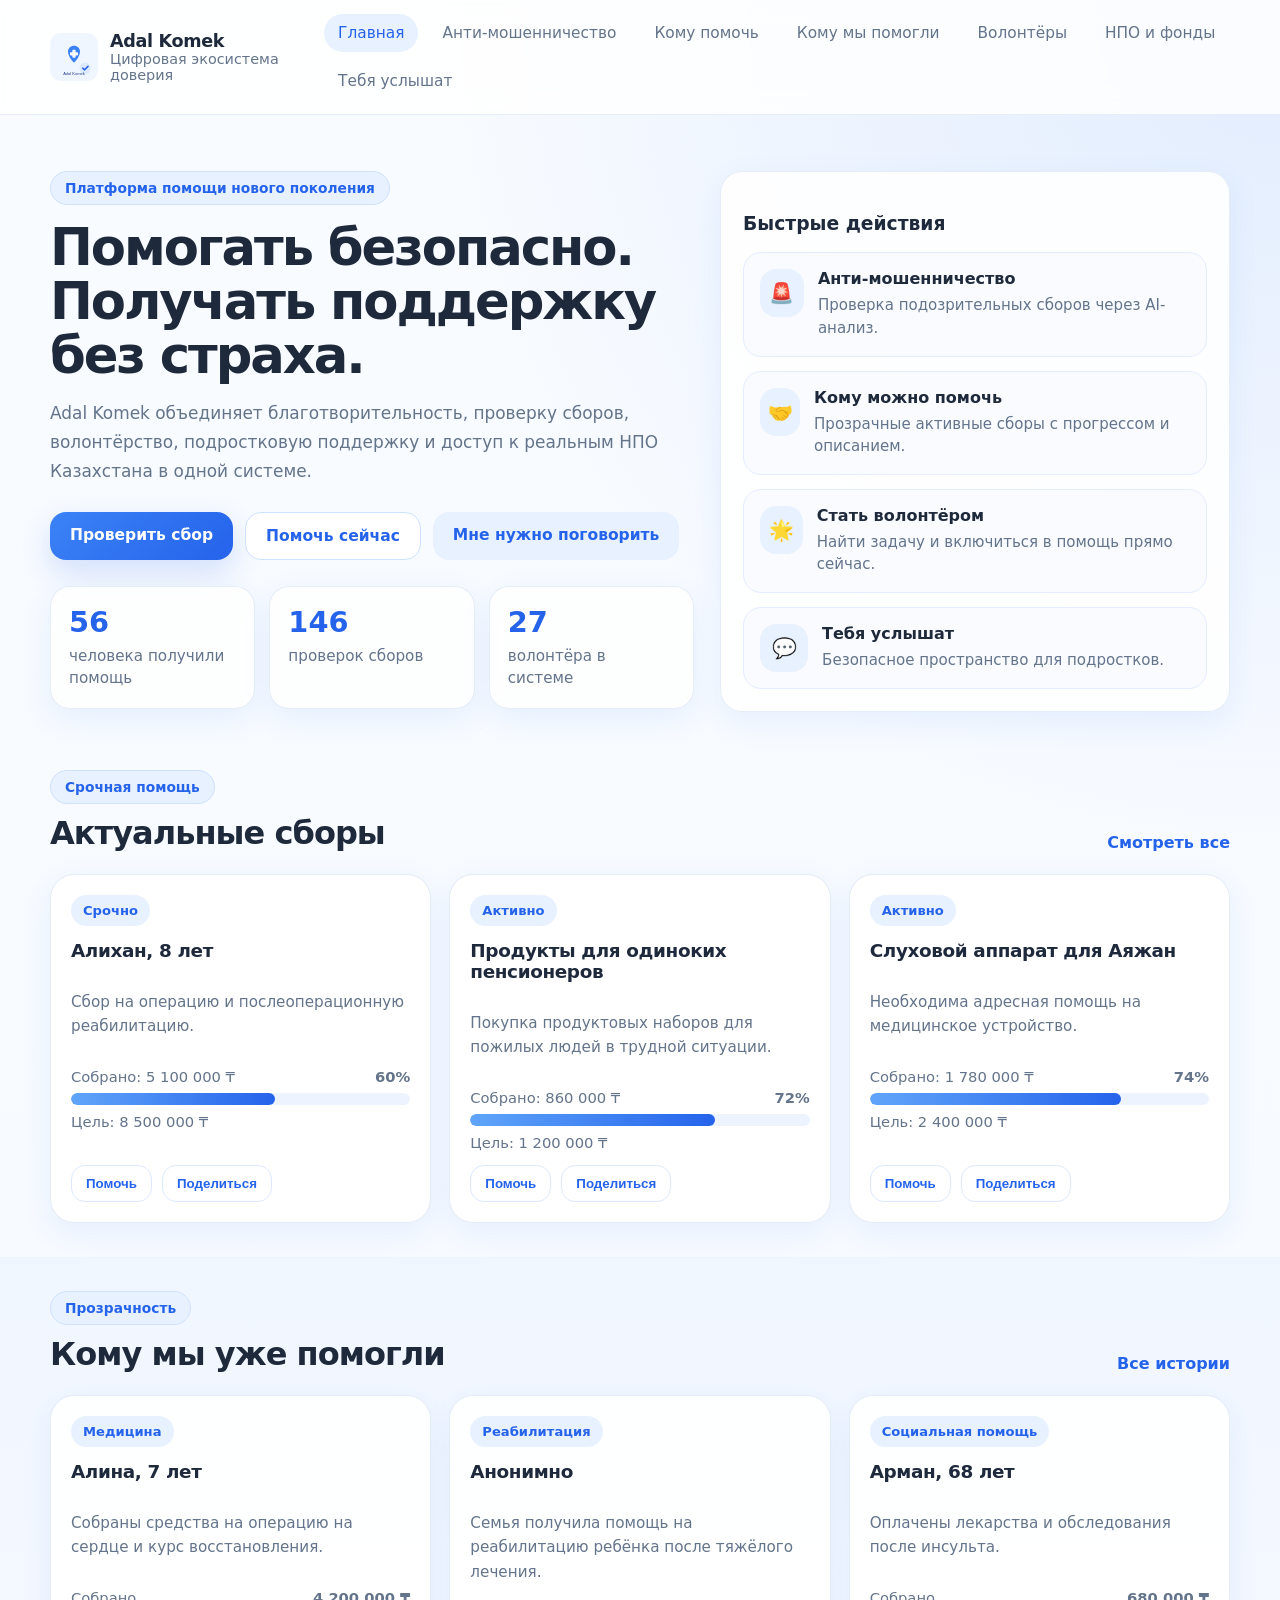
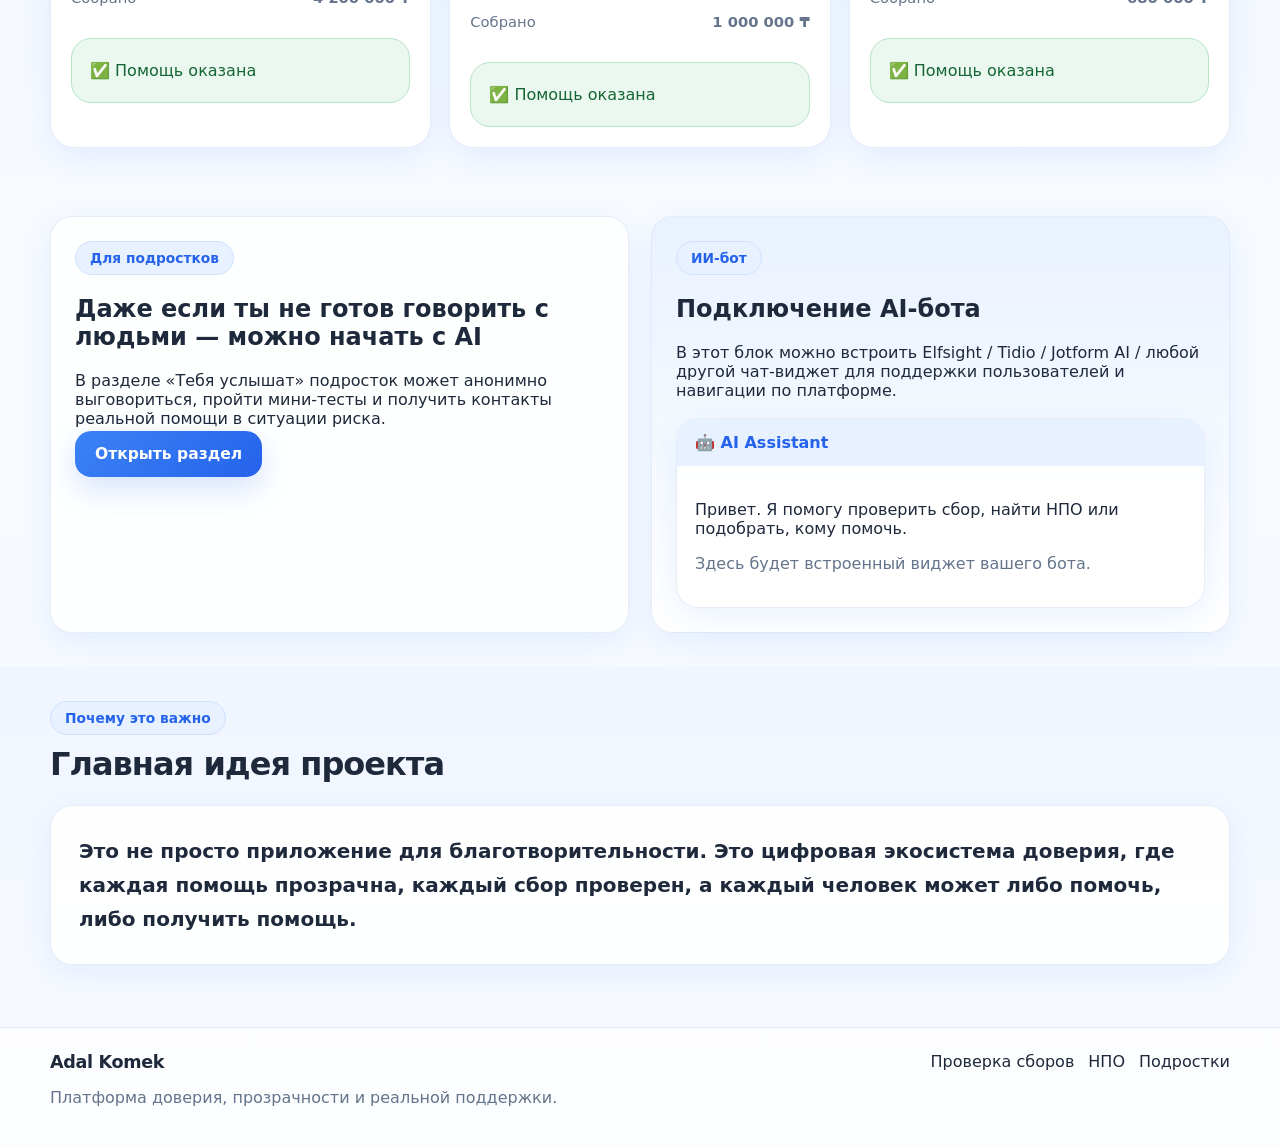
<file: index.html>
<!DOCTYPE html>
<html lang="ru">
<head>
  <meta charset="UTF-8" />
  <meta name="viewport" content="width=device-width, initial-scale=1.0" />
  <title>Adal Komek — цифровая экосистема доверия</title>
  <link rel="stylesheet" href="css/style.css" />
</head>
<body>
  <header class="site-header">
    <div class="container header-wrap">
      <a href="index.html" class="brand">
        <img src="assets/logo.svg" alt="Adal Komek logo" class="logo" />
        <div>
          <div class="brand-title">Adal Komek</div>
          <div class="brand-subtitle">Цифровая экосистема доверия</div>
        </div>
      </a>

      <button class="nav-toggle" id="navToggle">☰</button>

      <nav class="nav" id="navMenu">
        <a href="index.html" class="active">Главная</a>
        <a href="anti-fraud.html">Анти-мошенничество</a>
        <a href="help.html">Кому помочь</a>
        <a href="helped.html">Кому мы помогли</a>
        <a href="volunteers.html">Волонтёры</a>
        <a href="ngo.html">НПО и фонды</a>
        <a href="teens.html">Тебя услышат</a>
      </nav>
    </div>
  </header>

  <main>
    <section class="hero">
      <div class="container hero-grid">
        <div>
          <span class="badge">Платформа помощи нового поколения</span>
          <h1>Помогать безопасно. Получать поддержку без страха.</h1>
          <p class="hero-text">
            Adal Komek объединяет благотворительность, проверку сборов, волонтёрство,
            подростковую поддержку и доступ к реальным НПО Казахстана в одной системе.
          </p>

          <div class="hero-actions">
            <a href="anti-fraud.html" class="btn btn-primary">Проверить сбор</a>
            <a href="help.html" class="btn btn-secondary">Помочь сейчас</a>
            <a href="teens.html" class="btn btn-soft">Мне нужно поговорить</a>
          </div>

          <div class="stats">
            <div class="stat-card">
              <div class="stat-num" id="statHelpedPeople">56</div>
              <div class="stat-label">человека получили помощь</div>
            </div>
            <div class="stat-card">
              <div class="stat-num" id="statFraudChecks">146</div>
              <div class="stat-label">проверок сборов</div>
            </div>
            <div class="stat-card">
              <div class="stat-num" id="statVolunteers">27</div>
              <div class="stat-label">волонтёра в системе</div>
            </div>
          </div>
        </div>

        <div class="hero-panel glass">
          <h3>Быстрые действия</h3>
          <div class="quick-grid">
            <a href="anti-fraud.html" class="quick-card">
              <div class="quick-icon">🚨</div>
              <div>
                <h4>Анти-мошенничество</h4>
                <p>Проверка подозрительных сборов через AI-анализ.</p>
              </div>
            </a>
            <a href="help.html" class="quick-card">
              <div class="quick-icon">🤝</div>
              <div>
                <h4>Кому можно помочь</h4>
                <p>Прозрачные активные сборы с прогрессом и описанием.</p>
              </div>
            </a>
            <a href="volunteers.html" class="quick-card">
              <div class="quick-icon">🌟</div>
              <div>
                <h4>Стать волонтёром</h4>
                <p>Найти задачу и включиться в помощь прямо сейчас.</p>
              </div>
            </a>
            <a href="teens.html" class="quick-card">
              <div class="quick-icon">💬</div>
              <div>
                <h4>Тебя услышат</h4>
                <p>Безопасное пространство для подростков.</p>
              </div>
            </a>
          </div>
        </div>
      </div>
    </section>

    <section class="section">
      <div class="container">
        <div class="section-head">
          <div>
            <span class="eyebrow">Срочная помощь</span>
            <h2>Актуальные сборы</h2>
          </div>
          <a href="help.html" class="link-more">Смотреть все</a>
        </div>

        <div class="cards-grid" id="featuredCampaigns"></div>
      </div>
    </section>

    <section class="section section-soft">
      <div class="container">
        <div class="section-head">
          <div>
            <span class="eyebrow">Прозрачность</span>
            <h2>Кому мы уже помогли</h2>
          </div>
          <a href="helped.html" class="link-more">Все истории</a>
        </div>

        <div class="cards-grid" id="successStoriesPreview"></div>
      </div>
    </section>

    <section class="section">
      <div class="container split-box">
        <div class="info-box">
          <span class="eyebrow">Для подростков</span>
          <h2>Даже если ты не готов говорить с людьми — можно начать с AI</h2>
          <p>
            В разделе «Тебя услышат» подросток может анонимно выговориться,
            пройти мини-тесты и получить контакты реальной помощи в ситуации риска.
          </p>
          <a href="teens.html" class="btn btn-primary">Открыть раздел</a>
        </div>

        <div class="info-box accent-box">
          <span class="eyebrow">ИИ-бот</span>
          <h2>Подключение AI-бота</h2>
          <p>
            В этот блок можно встроить Elfsight / Tidio / Jotform AI / любой другой
            чат-виджет для поддержки пользователей и навигации по платформе.
          </p>
          <div class="bot-placeholder">
            <div class="bot-head">🤖 AI Assistant</div>
            <div class="bot-body">
              <p>Привет. Я помогу проверить сбор, найти НПО или подобрать, кому помочь.</p>
              <p class="muted">Здесь будет встроенный виджет вашего бота.</p>
            </div>
          </div>
        </div>
      </div>
    </section>

    <section class="section section-soft">
      <div class="container">
        <div class="section-head">
          <div>
            <span class="eyebrow">Почему это важно</span>
            <h2>Главная идея проекта</h2>
          </div>
        </div>

        <div class="quote-box">
          Это не просто приложение для благотворительности. Это цифровая экосистема доверия,
          где каждая помощь прозрачна, каждый сбор проверен, а каждый человек может либо помочь,
          либо получить помощь.
        </div>
      </div>
    </section>
  </main>

  <footer class="site-footer">
    <div class="container footer-wrap">
      <div>
        <div class="brand-title">Adal Komek</div>
        <p class="footer-text">Платформа доверия, прозрачности и реальной поддержки.</p>
      </div>
      <div class="footer-links">
        <a href="anti-fraud.html">Проверка сборов</a>
        <a href="ngo.html">НПО</a>
        <a href="teens.html">Подростки</a>
      </div>
    </div>
  </footer>

  <script src="js/app.js"></script>
</body>
</html>
</file>
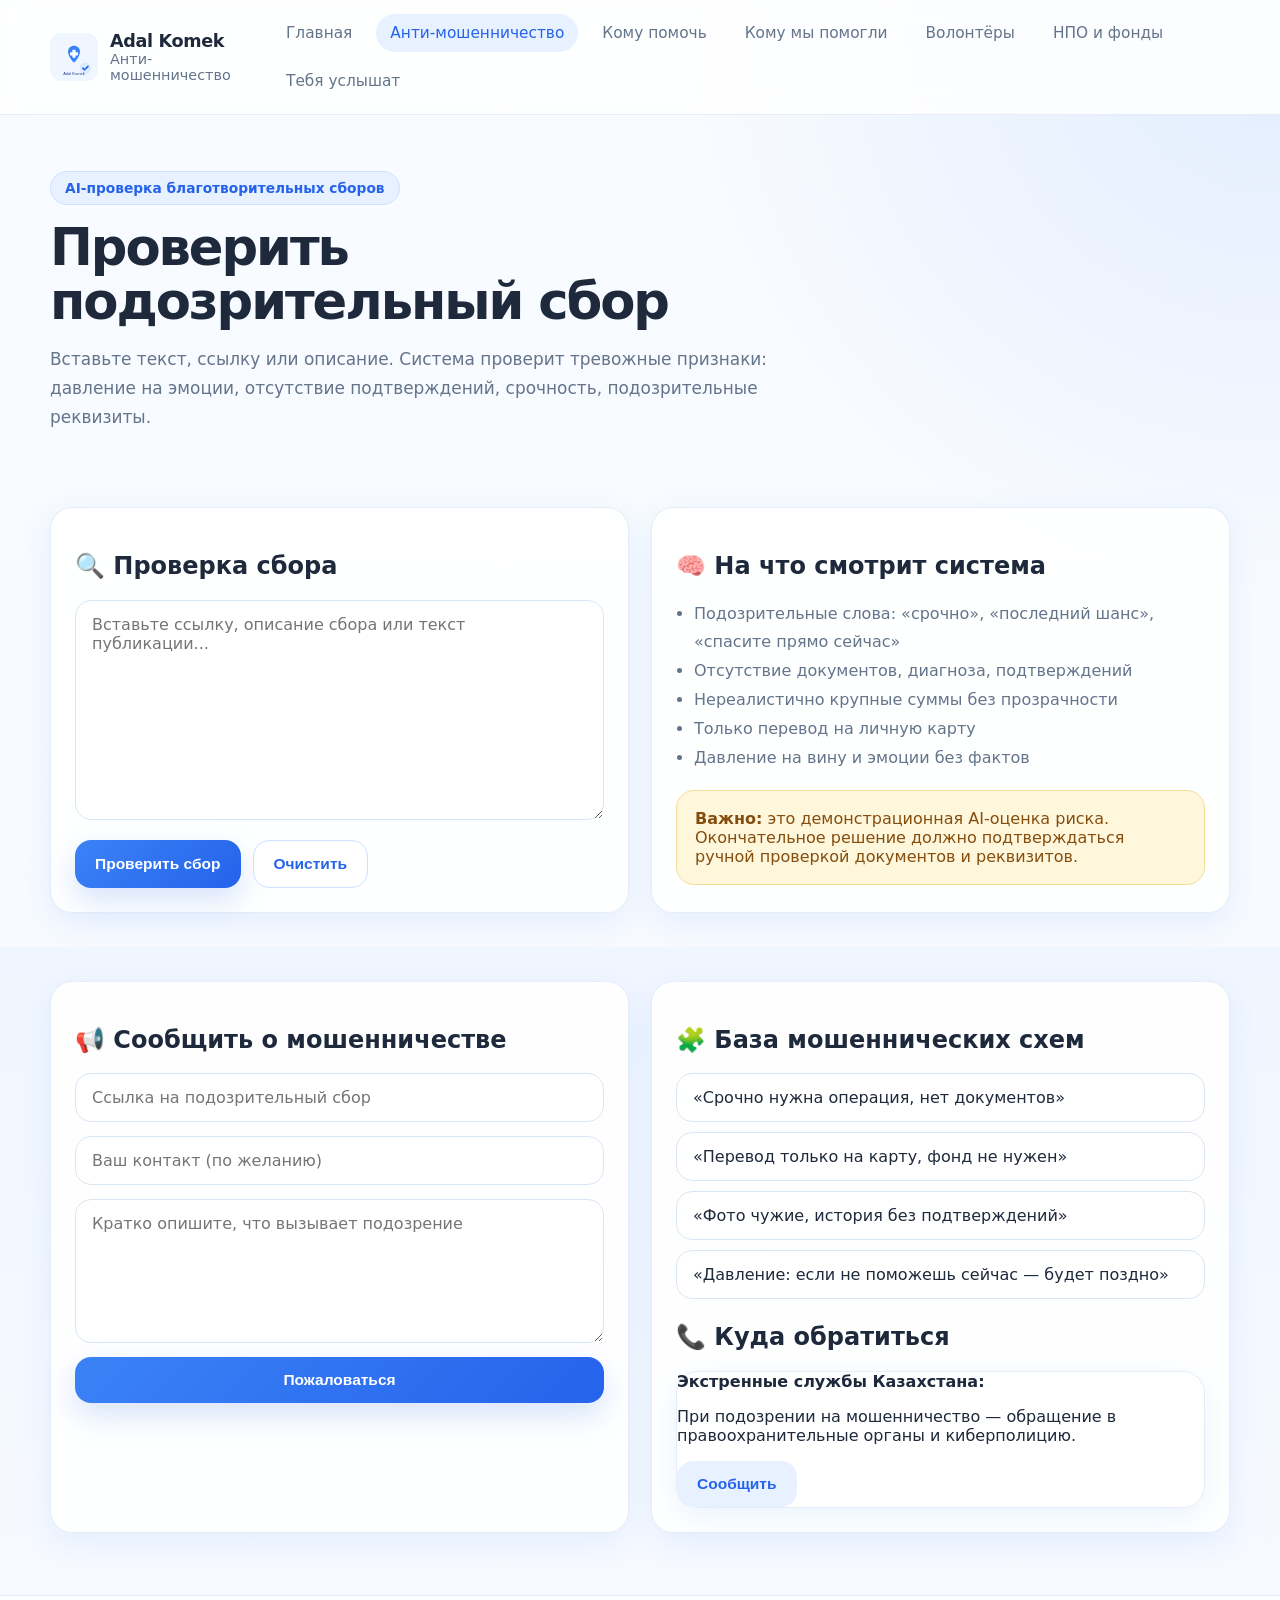
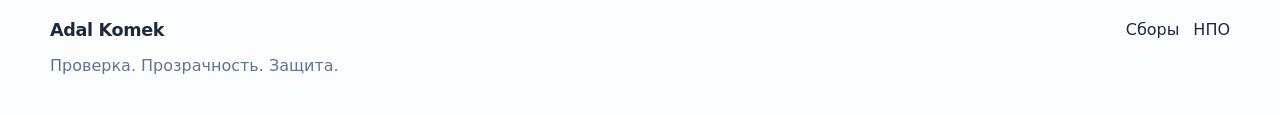
<file: anti-fraud.html>
<!DOCTYPE html>
<html lang="ru">
<head>
  <meta charset="UTF-8" />
  <meta name="viewport" content="width=device-width, initial-scale=1.0" />
  <title>Анти-мошенничество — Adal Komek</title>
  <link rel="stylesheet" href="css/style.css" />
</head>
<body>
  <header class="site-header">
    <div class="container header-wrap">
      <a href="index.html" class="brand">
        <img src="assets/logo.svg" alt="Adal Komek logo" class="logo" />
        <div>
          <div class="brand-title">Adal Komek</div>
          <div class="brand-subtitle">Анти-мошенничество</div>
        </div>
      </a>

      <button class="nav-toggle" id="navToggle">☰</button>
      <nav class="nav" id="navMenu">
        <a href="index.html">Главная</a>
        <a href="anti-fraud.html" class="active">Анти-мошенничество</a>
        <a href="help.html">Кому помочь</a>
        <a href="helped.html">Кому мы помогли</a>
        <a href="volunteers.html">Волонтёры</a>
        <a href="ngo.html">НПО и фонды</a>
        <a href="teens.html">Тебя услышат</a>
      </nav>
    </div>
  </header>

  <main class="page-main">
    <section class="page-hero">
      <div class="container">
        <span class="badge">AI-проверка благотворительных сборов</span>
        <h1>Проверить подозрительный сбор</h1>
        <p class="hero-text">
          Вставьте текст, ссылку или описание. Система проверит тревожные признаки:
          давление на эмоции, отсутствие подтверждений, срочность, подозрительные реквизиты.
        </p>
      </div>
    </section>

    <section class="section">
      <div class="container split-box">
        <div class="form-card">
          <h2>🔍 Проверка сбора</h2>
          <textarea id="fraudInput" rows="10" placeholder="Вставьте ссылку, описание сбора или текст публикации..."></textarea>
          <div class="form-actions">
            <button class="btn btn-primary" id="checkFraudBtn">Проверить сбор</button>
            <button class="btn btn-secondary" id="clearFraudBtn">Очистить</button>
          </div>

          <div id="fraudResult" class="analysis-result hidden"></div>
        </div>

        <div class="info-box">
          <h2>🧠 На что смотрит система</h2>
          <ul class="nice-list">
            <li>Подозрительные слова: «срочно», «последний шанс», «спасите прямо сейчас»</li>
            <li>Отсутствие документов, диагноза, подтверждений</li>
            <li>Нереалистично крупные суммы без прозрачности</li>
            <li>Только перевод на личную карту</li>
            <li>Давление на вину и эмоции без фактов</li>
          </ul>

          <div class="warn-box">
            <strong>Важно:</strong> это демонстрационная AI-оценка риска. Окончательное решение
            должно подтверждаться ручной проверкой документов и реквизитов.
          </div>
        </div>
      </div>
    </section>

    <section class="section section-soft">
      <div class="container split-box">
        <div class="info-box">
          <h2>📢 Сообщить о мошенничестве</h2>
          <form class="simple-form" id="complaintForm">
            <input type="text" placeholder="Ссылка на подозрительный сбор" />
            <input type="text" placeholder="Ваш контакт (по желанию)" />
            <textarea rows="6" placeholder="Кратко опишите, что вызывает подозрение"></textarea>
            <button type="submit" class="btn btn-primary">Пожаловаться</button>
          </form>
        </div>

        <div class="info-box">
          <h2>🧩 База мошеннических схем</h2>
          <div class="scheme-list">
            <div class="scheme-item">«Срочно нужна операция, нет документов»</div>
            <div class="scheme-item">«Перевод только на карту, фонд не нужен»</div>
            <div class="scheme-item">«Фото чужие, история без подтверждений»</div>
            <div class="scheme-item">«Давление: если не поможешь сейчас — будет поздно»</div>
          </div>

          <h2 class="mt-24">📞 Куда обратиться</h2>
          <div class="contact-card">
            <strong>Экстренные службы Казахстана:</strong>
            <p>При подозрении на мошенничество — обращение в правоохранительные органы и киберполицию.</p>
            <div class="contact-actions">
              <button class="btn btn-soft">Сообщить</button>
            </div>
          </div>
        </div>
      </div>
    </section>
  </main>

  <footer class="site-footer">
    <div class="container footer-wrap">
      <div>
        <div class="brand-title">Adal Komek</div>
        <p class="footer-text">Проверка. Прозрачность. Защита.</p>
      </div>
      <div class="footer-links">
        <a href="help.html">Сборы</a>
        <a href="ngo.html">НПО</a>
      </div>
    </div>
  </footer>

  <script src="js/app.js"></script>
</body>
</html>
</file>
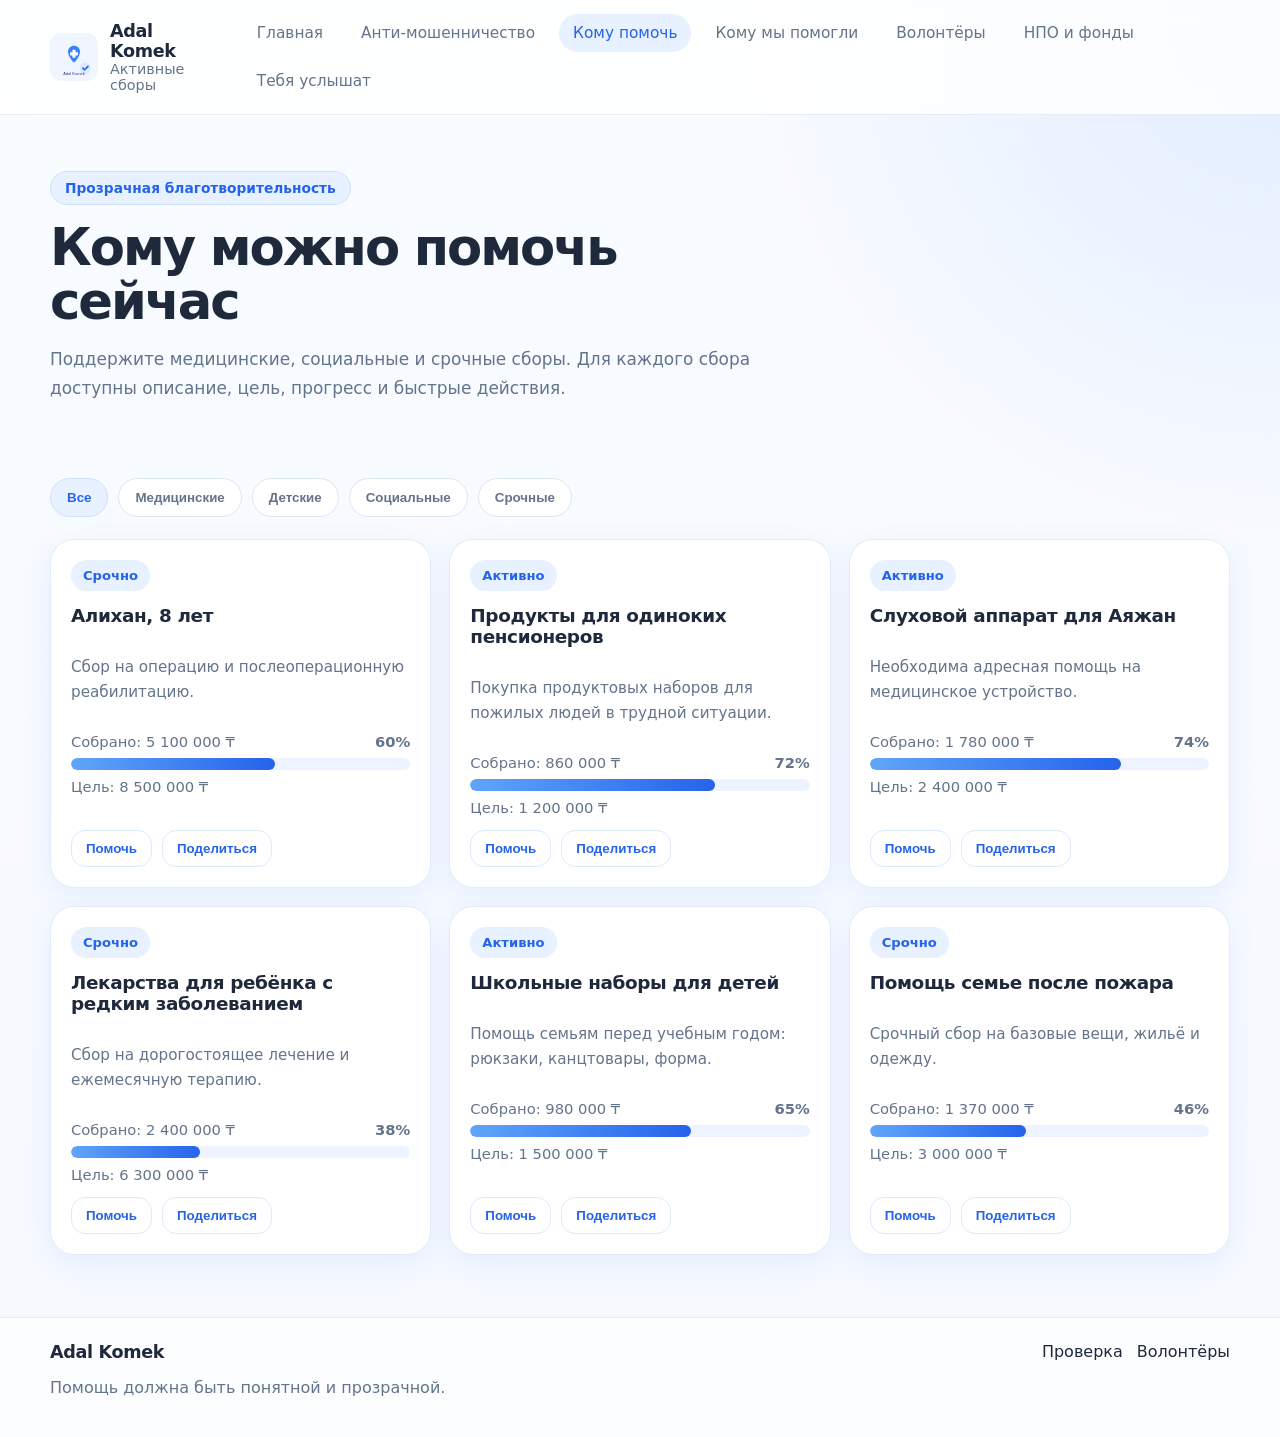
<file: help.html>
<!DOCTYPE html>
<html lang="ru">
<head>
  <meta charset="UTF-8" />
  <meta name="viewport" content="width=device-width, initial-scale=1.0" />
  <title>Кому можно помочь — Adal Komek</title>
  <link rel="stylesheet" href="css/style.css" />
</head>
<body>
  <header class="site-header">
    <div class="container header-wrap">
      <a href="index.html" class="brand">
        <img src="assets/logo.svg" alt="Adal Komek logo" class="logo" />
        <div>
          <div class="brand-title">Adal Komek</div>
          <div class="brand-subtitle">Активные сборы</div>
        </div>
      </a>

      <button class="nav-toggle" id="navToggle">☰</button>
      <nav class="nav" id="navMenu">
        <a href="index.html">Главная</a>
        <a href="anti-fraud.html">Анти-мошенничество</a>
        <a href="help.html" class="active">Кому помочь</a>
        <a href="helped.html">Кому мы помогли</a>
        <a href="volunteers.html">Волонтёры</a>
        <a href="ngo.html">НПО и фонды</a>
        <a href="teens.html">Тебя услышат</a>
      </nav>
    </div>
  </header>

  <main class="page-main">
    <section class="page-hero">
      <div class="container">
        <span class="badge">Прозрачная благотворительность</span>
        <h1>Кому можно помочь сейчас</h1>
        <p class="hero-text">
          Поддержите медицинские, социальные и срочные сборы. Для каждого сбора доступны описание,
          цель, прогресс и быстрые действия.
        </p>
      </div>
    </section>

    <section class="section">
      <div class="container">
        <div class="filters">
          <button class="filter-btn active" data-filter="all">Все</button>
          <button class="filter-btn" data-filter="medical">Медицинские</button>
          <button class="filter-btn" data-filter="children">Детские</button>
          <button class="filter-btn" data-filter="social">Социальные</button>
          <button class="filter-btn" data-filter="urgent">Срочные</button>
        </div>

        <div class="cards-grid" id="campaignsGrid"></div>
      </div>
    </section>
  </main>

  <footer class="site-footer">
    <div class="container footer-wrap">
      <div>
        <div class="brand-title">Adal Komek</div>
        <p class="footer-text">Помощь должна быть понятной и прозрачной.</p>
      </div>
      <div class="footer-links">
        <a href="anti-fraud.html">Проверка</a>
        <a href="volunteers.html">Волонтёры</a>
      </div>
    </div>
  </footer>

  <script src="js/app.js"></script>
</body>
</html>
</file>
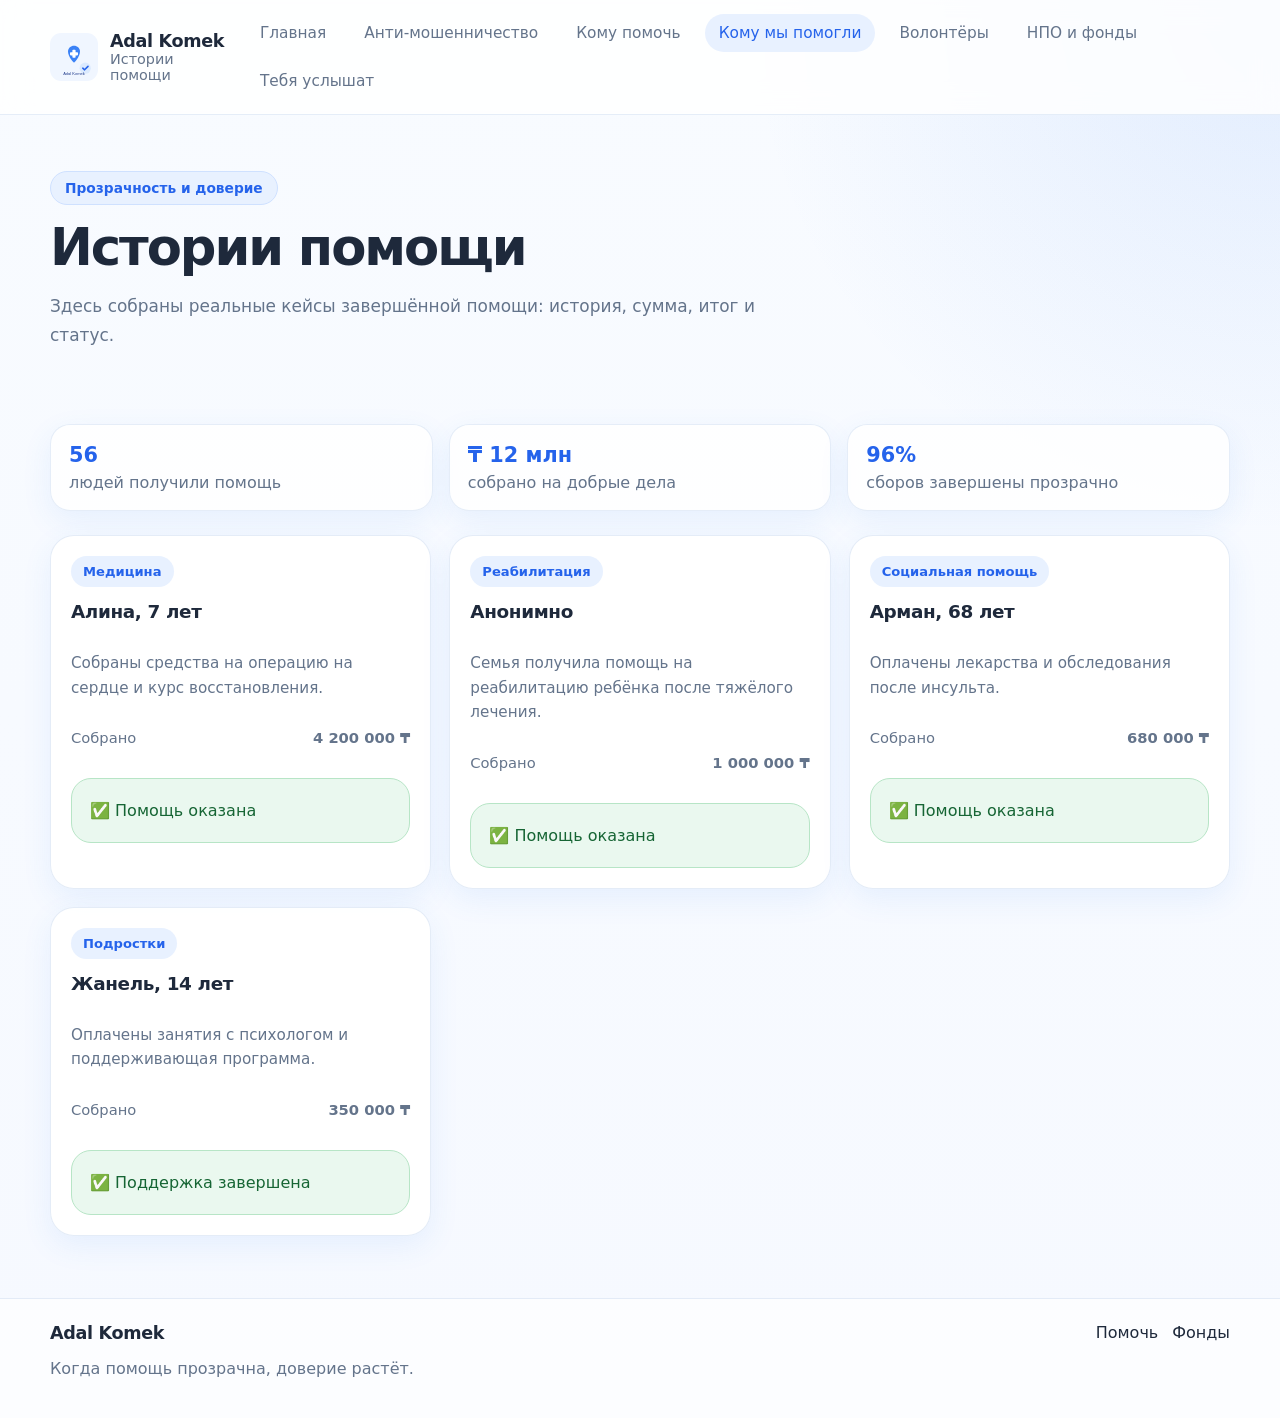
<file: helped.html>
<!DOCTYPE html>
<html lang="ru">
<head>
  <meta charset="UTF-8" />
  <meta name="viewport" content="width=device-width, initial-scale=1.0" />
  <title>Кому мы помогли — Adal Komek</title>
  <link rel="stylesheet" href="css/style.css" />
</head>
<body>
  <header class="site-header">
    <div class="container header-wrap">
      <a href="index.html" class="brand">
        <img src="assets/logo.svg" alt="Adal Komek logo" class="logo" />
        <div>
          <div class="brand-title">Adal Komek</div>
          <div class="brand-subtitle">Истории помощи</div>
        </div>
      </a>

      <button class="nav-toggle" id="navToggle">☰</button>
      <nav class="nav" id="navMenu">
        <a href="index.html">Главная</a>
        <a href="anti-fraud.html">Анти-мошенничество</a>
        <a href="help.html">Кому помочь</a>
        <a href="helped.html" class="active">Кому мы помогли</a>
        <a href="volunteers.html">Волонтёры</a>
        <a href="ngo.html">НПО и фонды</a>
        <a href="teens.html">Тебя услышат</a>
      </nav>
    </div>
  </header>

  <main class="page-main">
    <section class="page-hero">
      <div class="container">
        <span class="badge">Прозрачность и доверие</span>
        <h1>Истории помощи</h1>
        <p class="hero-text">
          Здесь собраны реальные кейсы завершённой помощи: история, сумма, итог и статус.
        </p>
      </div>
    </section>

    <section class="section">
      <div class="container">
        <div class="stats-inline">
          <div class="mini-stat">
            <strong>56</strong>
            <span>людей получили помощь</span>
          </div>
          <div class="mini-stat">
            <strong>₸ 12 млн</strong>
            <span>собрано на добрые дела</span>
          </div>
          <div class="mini-stat">
            <strong>96%</strong>
            <span>сборов завершены прозрачно</span>
          </div>
        </div>

        <div class="cards-grid" id="successStoriesGrid"></div>
      </div>
    </section>
  </main>

  <footer class="site-footer">
    <div class="container footer-wrap">
      <div>
        <div class="brand-title">Adal Komek</div>
        <p class="footer-text">Когда помощь прозрачна, доверие растёт.</p>
      </div>
      <div class="footer-links">
        <a href="help.html">Помочь</a>
        <a href="ngo.html">Фонды</a>
      </div>
    </div>
  </footer>

  <script src="js/app.js"></script>
</body>
</html>
</file>
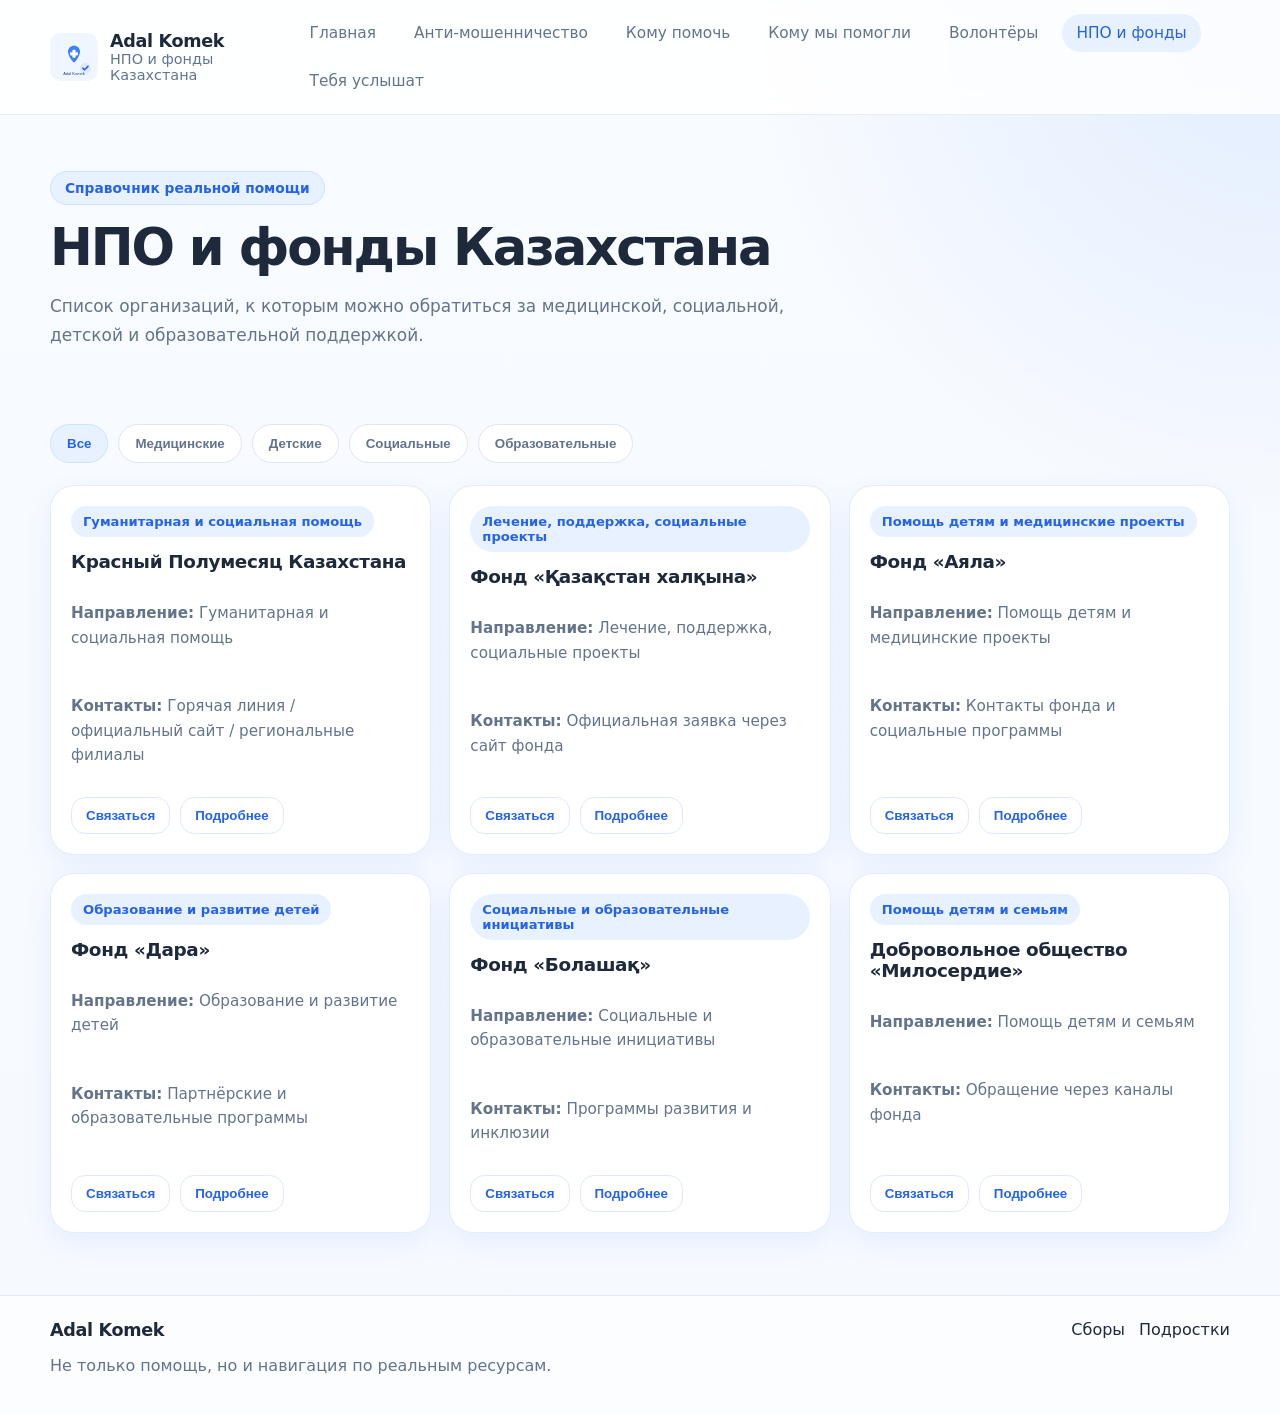
<file: ngo.html>
<!DOCTYPE html>
<html lang="ru">
<head>
  <meta charset="UTF-8" />
  <meta name="viewport" content="width=device-width, initial-scale=1.0" />
  <title>НПО и фонды Казахстана — Adal Komek</title>
  <link rel="stylesheet" href="css/style.css" />
</head>
<body>
  <header class="site-header">
    <div class="container header-wrap">
      <a href="index.html" class="brand">
        <img src="assets/logo.svg" alt="Adal Komek logo" class="logo" />
        <div>
          <div class="brand-title">Adal Komek</div>
          <div class="brand-subtitle">НПО и фонды Казахстана</div>
        </div>
      </a>

      <button class="nav-toggle" id="navToggle">☰</button>
      <nav class="nav" id="navMenu">
        <a href="index.html">Главная</a>
        <a href="anti-fraud.html">Анти-мошенничество</a>
        <a href="help.html">Кому помочь</a>
        <a href="helped.html">Кому мы помогли</a>
        <a href="volunteers.html">Волонтёры</a>
        <a href="ngo.html" class="active">НПО и фонды</a>
        <a href="teens.html">Тебя услышат</a>
      </nav>
    </div>
  </header>

  <main class="page-main">
    <section class="page-hero">
      <div class="container">
        <span class="badge">Справочник реальной помощи</span>
        <h1>НПО и фонды Казахстана</h1>
        <p class="hero-text">
          Список организаций, к которым можно обратиться за медицинской, социальной,
          детской и образовательной поддержкой.
        </p>
      </div>
    </section>

    <section class="section">
      <div class="container">
        <div class="filters">
          <button class="filter-btn active" data-ngo-filter="all">Все</button>
          <button class="filter-btn" data-ngo-filter="medical">Медицинские</button>
          <button class="filter-btn" data-ngo-filter="children">Детские</button>
          <button class="filter-btn" data-ngo-filter="social">Социальные</button>
          <button class="filter-btn" data-ngo-filter="education">Образовательные</button>
        </div>

        <div class="cards-grid" id="ngoGrid"></div>
      </div>
    </section>
  </main>

  <footer class="site-footer">
    <div class="container footer-wrap">
      <div>
        <div class="brand-title">Adal Komek</div>
        <p class="footer-text">Не только помощь, но и навигация по реальным ресурсам.</p>
      </div>
      <div class="footer-links">
        <a href="help.html">Сборы</a>
        <a href="teens.html">Подростки</a>
      </div>
    </div>
  </footer>

  <script src="js/app.js"></script>
</body>
</html>
</file>
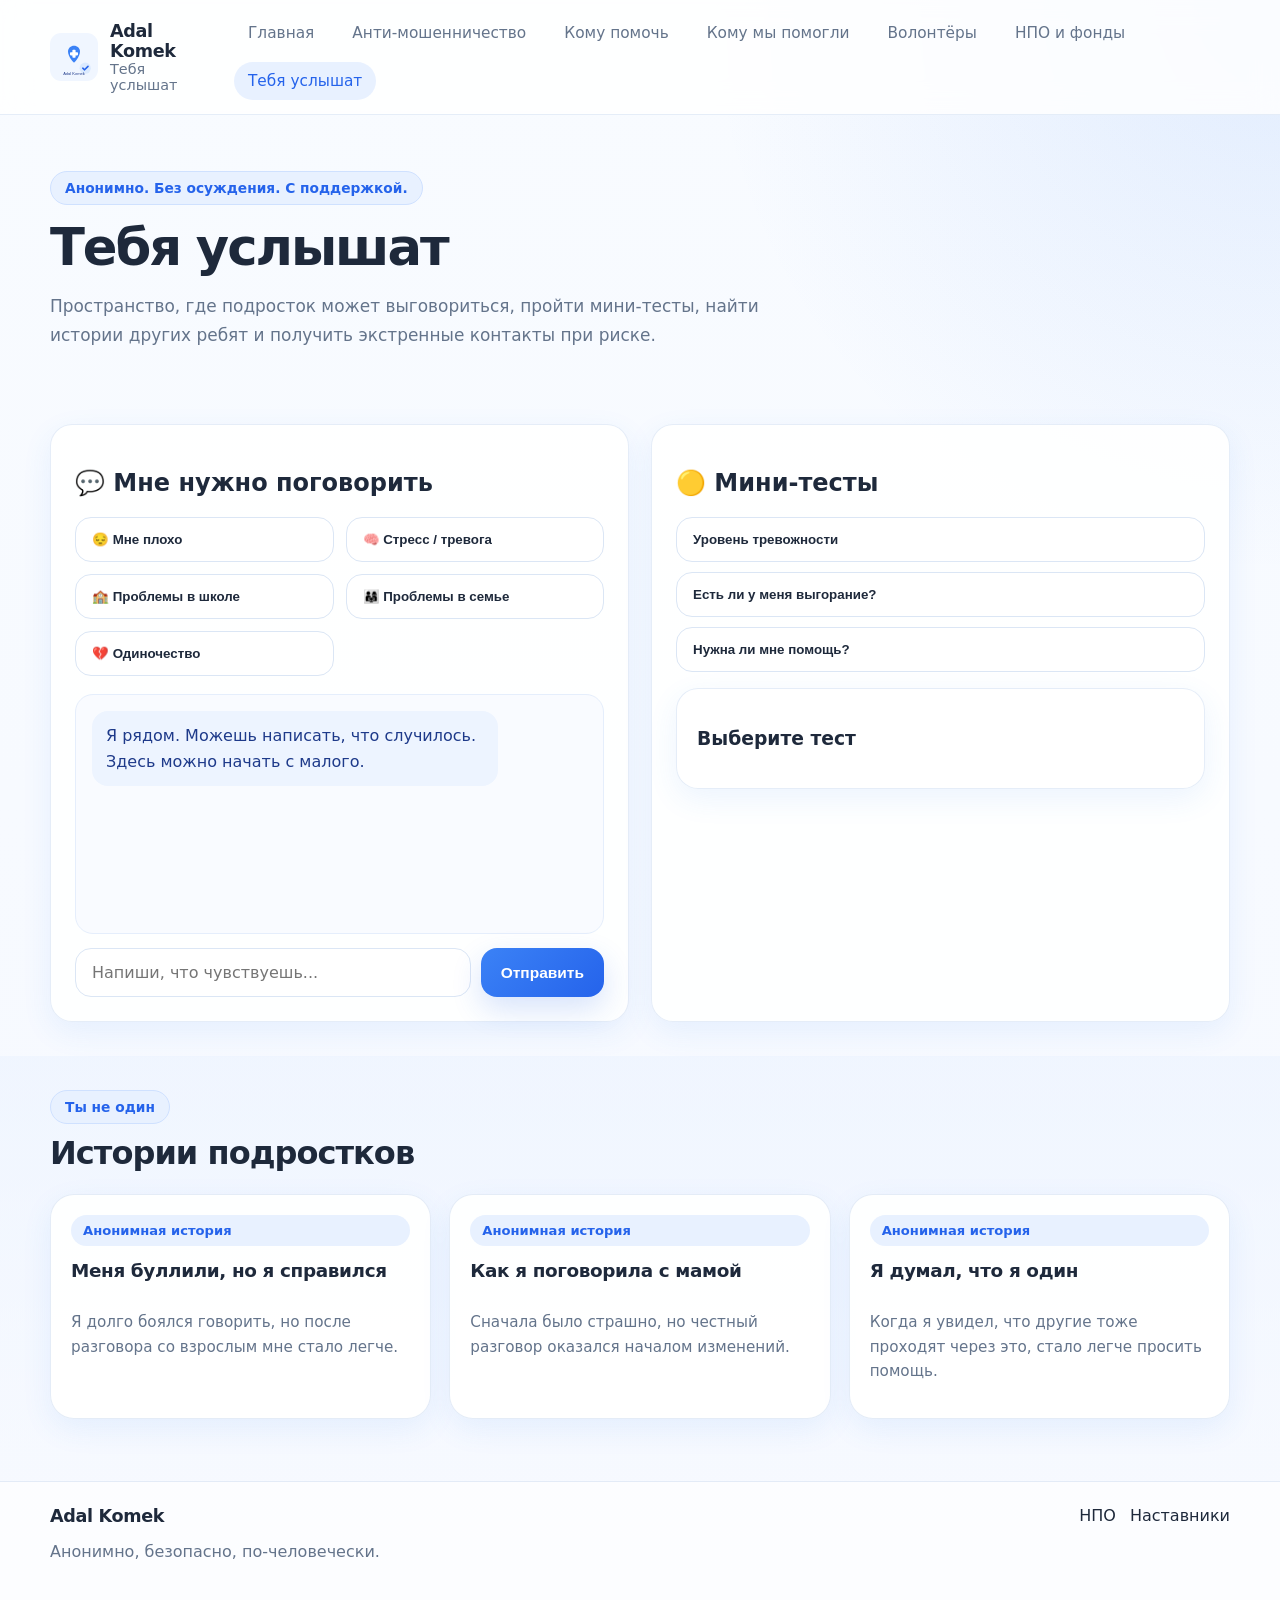
<file: teens.html>
<!DOCTYPE html>
<html lang="ru">
<head>
  <meta charset="UTF-8" />
  <meta name="viewport" content="width=device-width, initial-scale=1.0" />
  <title>Тебя услышат — Adal Komek</title>
  <link rel="stylesheet" href="css/style.css" />
</head>
<body>
  <header class="site-header">
    <div class="container header-wrap">
      <a href="index.html" class="brand">
        <img src="assets/logo.svg" alt="Adal Komek logo" class="logo" />
        <div>
          <div class="brand-title">Adal Komek</div>
          <div class="brand-subtitle">Тебя услышат</div>
        </div>
      </a>

      <button class="nav-toggle" id="navToggle">☰</button>
      <nav class="nav" id="navMenu">
        <a href="index.html">Главная</a>
        <a href="anti-fraud.html">Анти-мошенничество</a>
        <a href="help.html">Кому помочь</a>
        <a href="helped.html">Кому мы помогли</a>
        <a href="volunteers.html">Волонтёры</a>
        <a href="ngo.html">НПО и фонды</a>
        <a href="teens.html" class="active">Тебя услышат</a>
      </nav>
    </div>
  </header>

  <main class="page-main">
    <section class="page-hero">
      <div class="container">
        <span class="badge">Анонимно. Без осуждения. С поддержкой.</span>
        <h1>Тебя услышат</h1>
        <p class="hero-text">
          Пространство, где подросток может выговориться, пройти мини-тесты,
          найти истории других ребят и получить экстренные контакты при риске.
        </p>
      </div>
    </section>

    <section class="section">
      <div class="container split-box">
        <div class="info-box">
          <h2>💬 Мне нужно поговорить</h2>
          <div class="emotion-grid">
            <button class="emotion-btn">😔 Мне плохо</button>
            <button class="emotion-btn">🧠 Стресс / тревога</button>
            <button class="emotion-btn">🏫 Проблемы в школе</button>
            <button class="emotion-btn">👨‍👩‍👧 Проблемы в семье</button>
            <button class="emotion-btn">💔 Одиночество</button>
          </div>

          <div class="chat-box" id="teenChat">
            <div class="chat-message bot">
              Я рядом. Можешь написать, что случилось. Здесь можно начать с малого.
            </div>
          </div>

          <div class="chat-input-row">
            <input type="text" id="teenInput" placeholder="Напиши, что чувствуешь..." />
            <button class="btn btn-primary" id="sendTeenMessage">Отправить</button>
          </div>

          <div id="teenAlertBox" class="danger-box hidden">
            <strong>Твоя безопасность важна.</strong>
            <p>Если тебе страшно, тебя бьют или ты не хочешь жить — нужна помощь прямо сейчас.</p>
            <div class="hotline-card">
              <span>📞 Национальная линия доверия для детей и молодежи</span>
              <strong>111</strong>
            </div>
            <button class="btn btn-primary">Позвонить сейчас</button>
          </div>
        </div>

        <div class="info-box">
          <h2>🟡 Мини-тесты</h2>
          <div class="test-list">
            <button class="test-link" data-test="anxiety">Уровень тревожности</button>
            <button class="test-link" data-test="burnout">Есть ли у меня выгорание?</button>
            <button class="test-link" data-test="support">Нужна ли мне помощь?</button>
          </div>

          <div class="quiz-box" id="quizBox">
            <h3 id="quizTitle">Выберите тест</h3>
            <div id="quizQuestions"></div>
            <button class="btn btn-primary hidden" id="submitQuizBtn">Показать результат</button>
            <div id="quizResult" class="analysis-result hidden"></div>
          </div>
        </div>
      </div>
    </section>

    <section class="section section-soft">
      <div class="container">
        <div class="section-head">
          <div>
            <span class="eyebrow">Ты не один</span>
            <h2>Истории подростков</h2>
          </div>
        </div>

        <div class="cards-grid" id="teenStoriesGrid"></div>
      </div>
    </section>
  </main>

  <footer class="site-footer">
    <div class="container footer-wrap">
      <div>
        <div class="brand-title">Adal Komek</div>
        <p class="footer-text">Анонимно, безопасно, по-человечески.</p>
      </div>
      <div class="footer-links">
        <a href="ngo.html">НПО</a>
        <a href="volunteers.html">Наставники</a>
      </div>
    </div>
  </footer>

  <script src="js/app.js"></script>
</body>
</html>
</file>
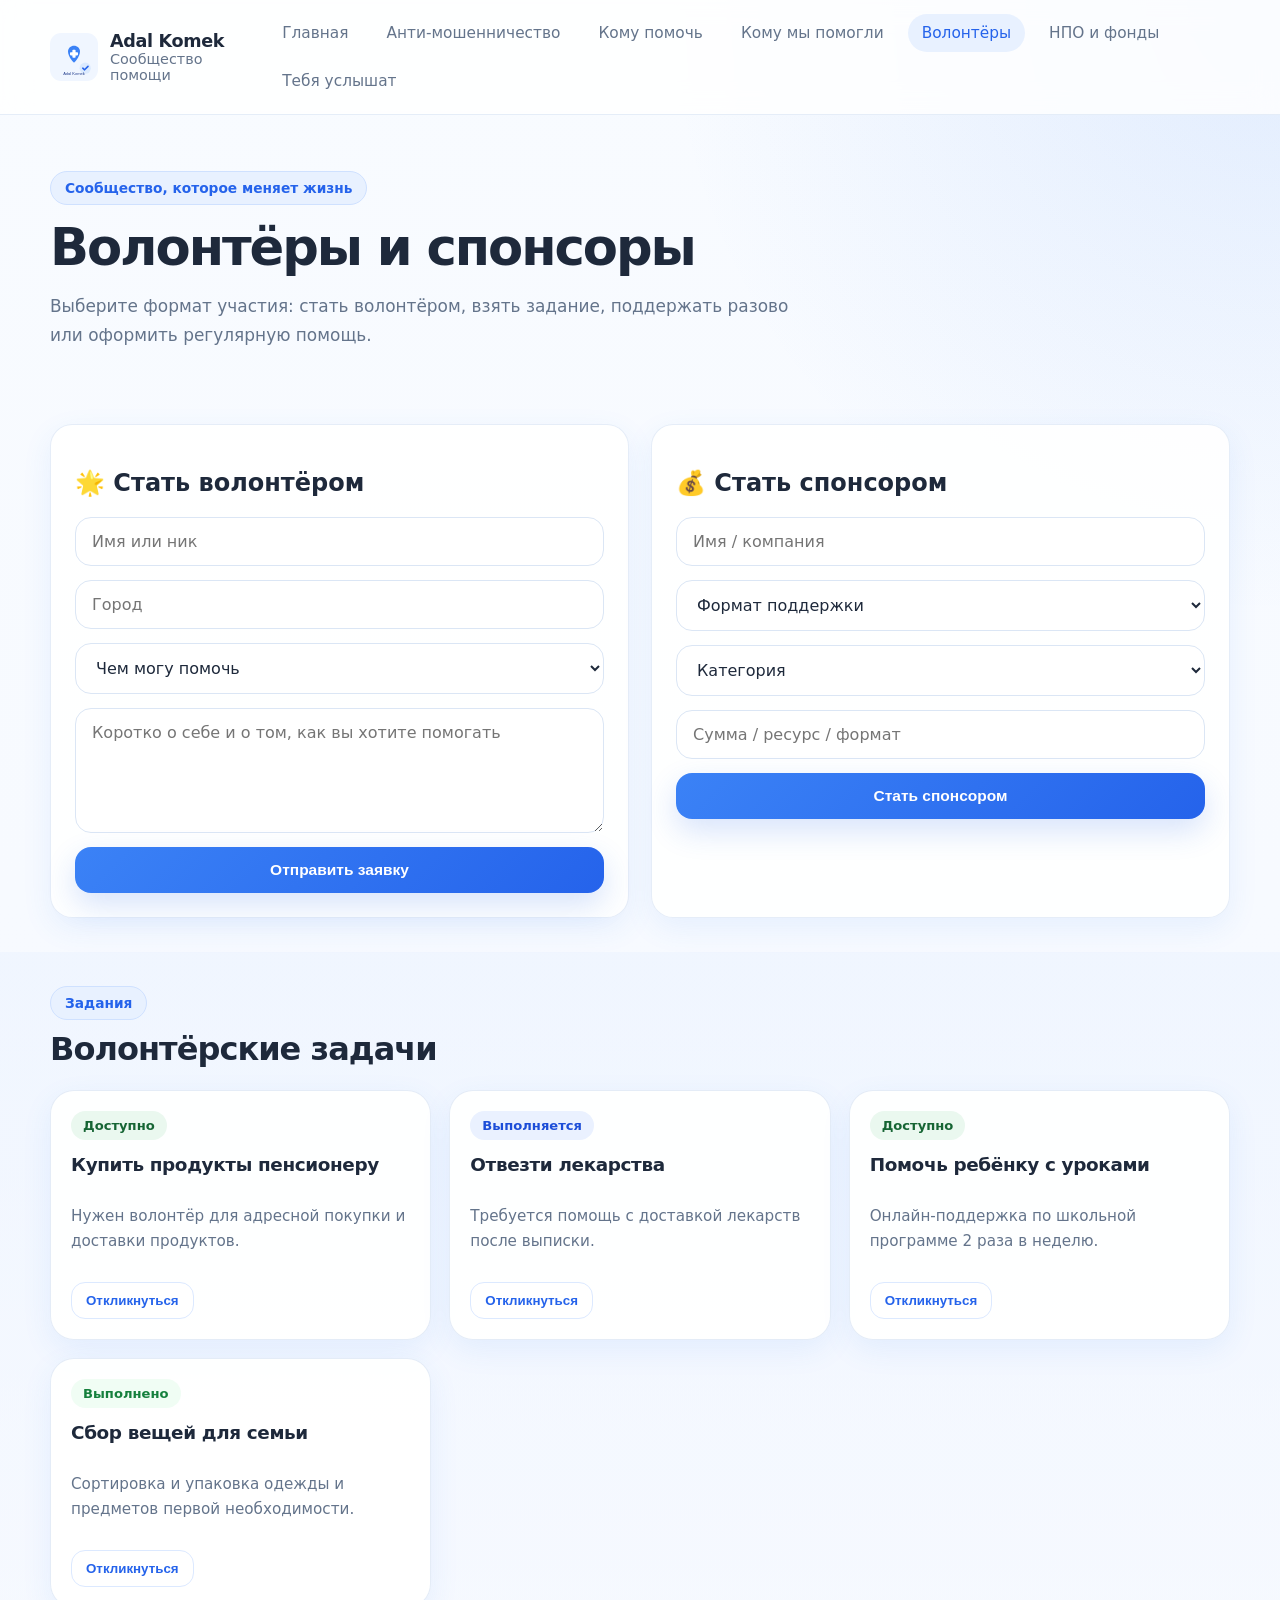
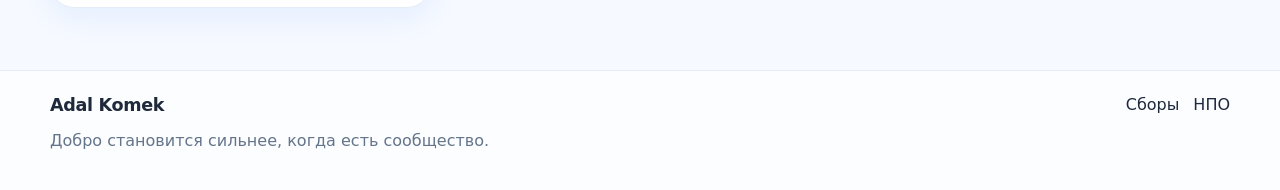
<file: volunteers.html>
<!DOCTYPE html>
<html lang="ru">
<head>
  <meta charset="UTF-8" />
  <meta name="viewport" content="width=device-width, initial-scale=1.0" />
  <title>Волонтёры и спонсоры — Adal Komek</title>
  <link rel="stylesheet" href="css/style.css" />
</head>
<body>
  <header class="site-header">
    <div class="container header-wrap">
      <a href="index.html" class="brand">
        <img src="assets/logo.svg" alt="Adal Komek logo" class="logo" />
        <div>
          <div class="brand-title">Adal Komek</div>
          <div class="brand-subtitle">Сообщество помощи</div>
        </div>
      </a>

      <button class="nav-toggle" id="navToggle">☰</button>
      <nav class="nav" id="navMenu">
        <a href="index.html">Главная</a>
        <a href="anti-fraud.html">Анти-мошенничество</a>
        <a href="help.html">Кому помочь</a>
        <a href="helped.html">Кому мы помогли</a>
        <a href="volunteers.html" class="active">Волонтёры</a>
        <a href="ngo.html">НПО и фонды</a>
        <a href="teens.html">Тебя услышат</a>
      </nav>
    </div>
  </header>

  <main class="page-main">
    <section class="page-hero">
      <div class="container">
        <span class="badge">Сообщество, которое меняет жизнь</span>
        <h1>Волонтёры и спонсоры</h1>
        <p class="hero-text">
          Выберите формат участия: стать волонтёром, взять задание, поддержать разово
          или оформить регулярную помощь.
        </p>
      </div>
    </section>

    <section class="section">
      <div class="container split-box">
        <div class="form-card">
          <h2>🌟 Стать волонтёром</h2>
          <form id="volunteerForm" class="simple-form">
            <input type="text" placeholder="Имя или ник" required />
            <input type="text" placeholder="Город" required />
            <select>
              <option>Чем могу помочь</option>
              <option>Доставка</option>
              <option>Помощь пожилым</option>
              <option>Сбор вещей</option>
              <option>IT / медиа</option>
              <option>Поддержка детей</option>
            </select>
            <textarea rows="5" placeholder="Коротко о себе и о том, как вы хотите помогать"></textarea>
            <button type="submit" class="btn btn-primary">Отправить заявку</button>
          </form>
        </div>

        <div class="form-card">
          <h2>💰 Стать спонсором</h2>
          <form id="sponsorForm" class="simple-form">
            <input type="text" placeholder="Имя / компания" />
            <select>
              <option>Формат поддержки</option>
              <option>Разовая помощь</option>
              <option>Регулярная поддержка</option>
            </select>
            <select>
              <option>Категория</option>
              <option>Медицина</option>
              <option>Дети</option>
              <option>Социальная помощь</option>
              <option>Подростки</option>
            </select>
            <input type="text" placeholder="Сумма / ресурс / формат" />
            <button type="submit" class="btn btn-primary">Стать спонсором</button>
          </form>
        </div>
      </div>
    </section>

    <section class="section section-soft">
      <div class="container">
        <div class="section-head">
          <div>
            <span class="eyebrow">Задания</span>
            <h2>Волонтёрские задачи</h2>
          </div>
        </div>

        <div class="cards-grid" id="tasksGrid"></div>
      </div>
    </section>
  </main>

  <footer class="site-footer">
    <div class="container footer-wrap">
      <div>
        <div class="brand-title">Adal Komek</div>
        <p class="footer-text">Добро становится сильнее, когда есть сообщество.</p>
      </div>
      <div class="footer-links">
        <a href="help.html">Сборы</a>
        <a href="ngo.html">НПО</a>
      </div>
    </div>
  </footer>

  <script src="js/app.js"></script>
</body>
</html>
</file>
<file: css/style.css>
:root{
  --bg:#f6f9ff;
  --bg-soft:#eef4ff;
  --white:#ffffff;
  --text:#1e293b;
  --muted:#64748b;
  --line:#dbe6f5;
  --primary:#3b82f6;
  --primary-dark:#2563eb;
  --soft-blue:#e8f1ff;
  --green:#16a34a;
  --green-soft:#eaf8ef;
  --yellow:#ca8a04;
  --yellow-soft:#fff7db;
  --red:#dc2626;
  --red-soft:#ffe8e8;
  --shadow:0 10px 30px rgba(59,130,246,0.09);
  --radius:22px;
}

*{
  box-sizing:border-box;
}

html{
  scroll-behavior:smooth;
}

body{
  margin:0;
  font-family:Inter, ui-sans-serif, system-ui, -apple-system, BlinkMacSystemFont, "Segoe UI", sans-serif;
  color:var(--text);
  background:
    radial-gradient(circle at top right, rgba(59,130,246,0.12), transparent 28%),
    linear-gradient(180deg, #f8fbff 0%, #f6f9ff 100%);
}

a{
  text-decoration:none;
  color:inherit;
}

img{
  max-width:100%;
  display:block;
}

.container{
  width:min(1180px, calc(100% - 32px));
  margin:0 auto;
}

.site-header{
  position:sticky;
  top:0;
  z-index:50;
  background:rgba(255,255,255,0.82);
  backdrop-filter:blur(14px);
  border-bottom:1px solid rgba(219,230,245,0.7);
}

.header-wrap{
  display:flex;
  align-items:center;
  justify-content:space-between;
  gap:20px;
  padding:14px 0;
}

.brand{
  display:flex;
  align-items:center;
  gap:12px;
}

.logo{
  width:48px;
  height:48px;
}

.brand-title{
  font-weight:800;
  font-size:1.1rem;
  letter-spacing:-0.02em;
}

.brand-subtitle{
  color:var(--muted);
  font-size:0.9rem;
}

.nav{
  display:flex;
  align-items:center;
  gap:10px;
  flex-wrap:wrap;
}

.nav a{
  padding:10px 14px;
  border-radius:999px;
  color:var(--muted);
  transition:.25s ease;
  font-size:.96rem;
}

.nav a:hover,
.nav a.active{
  background:var(--soft-blue);
  color:var(--primary-dark);
}

.nav-toggle{
  display:none;
  border:none;
  background:var(--white);
  border-radius:12px;
  padding:10px 12px;
  font-size:1.1rem;
  box-shadow:var(--shadow);
  cursor:pointer;
}

.hero,
.page-hero{
  padding:56px 0 24px;
}

.hero-grid{
  display:grid;
  grid-template-columns:1.2fr .95fr;
  gap:26px;
  align-items:stretch;
}

.badge,
.eyebrow{
  display:inline-flex;
  align-items:center;
  gap:6px;
  background:var(--soft-blue);
  color:var(--primary-dark);
  border:1px solid #cfe1ff;
  border-radius:999px;
  padding:8px 14px;
  font-size:.86rem;
  font-weight:700;
}

.hero h1,
.page-hero h1{
  font-size:clamp(2.1rem, 4vw, 4rem);
  line-height:1.05;
  margin:16px 0 16px;
  letter-spacing:-0.04em;
  max-width:760px;
}

.hero-text{
  color:var(--muted);
  font-size:1.06rem;
  line-height:1.7;
  max-width:760px;
}

.hero-actions{
  display:flex;
  flex-wrap:wrap;
  gap:12px;
  margin-top:26px;
}

.btn{
  border:none;
  cursor:pointer;
  border-radius:16px;
  padding:14px 20px;
  font-weight:700;
  transition:.25s ease;
  font-size:.97rem;
}

.btn:hover{
  transform:translateY(-1px);
}

.btn-primary{
  background:linear-gradient(135deg, var(--primary), var(--primary-dark));
  color:#fff;
  box-shadow:0 12px 30px rgba(37,99,235,.18);
}

.btn-secondary{
  background:#fff;
  color:var(--primary-dark);
  border:1px solid #cfe1ff;
}

.btn-soft{
  background:var(--soft-blue);
  color:var(--primary-dark);
}

.stats{
  display:grid;
  grid-template-columns:repeat(3,1fr);
  gap:14px;
  margin-top:26px;
}

.stat-card,
.mini-stat{
  background:rgba(255,255,255,0.82);
  border:1px solid rgba(219,230,245,0.7);
  padding:18px;
  border-radius:20px;
  box-shadow:var(--shadow);
}

.stat-num{
  font-size:1.8rem;
  font-weight:800;
  color:var(--primary-dark);
}

.stat-label{
  color:var(--muted);
  margin-top:6px;
  line-height:1.5;
  font-size:.95rem;
}

.glass,
.hero-panel,
.info-box,
.form-card,
.quote-box,
.contact-card,
.quiz-box,
.bot-placeholder{
  background:rgba(255,255,255,0.88);
  border:1px solid rgba(219,230,245,0.7);
  box-shadow:var(--shadow);
  border-radius:var(--radius);
}

.hero-panel{
  padding:22px;
}

.quick-grid{
  display:grid;
  grid-template-columns:1fr;
  gap:14px;
  margin-top:16px;
}

.quick-card{
  display:flex;
  align-items:flex-start;
  gap:14px;
  padding:16px;
  border-radius:18px;
  background:#f9fbff;
  border:1px solid #e4edff;
  transition:.25s ease;
}

.quick-card:hover{
  transform:translateY(-2px);
  box-shadow:var(--shadow);
}

.quick-icon{
  width:48px;
  height:48px;
  display:grid;
  place-items:center;
  border-radius:16px;
  background:var(--soft-blue);
  font-size:1.25rem;
}

.quick-card h4{
  margin:0 0 6px;
  font-size:1rem;
}

.quick-card p{
  margin:0;
  color:var(--muted);
  line-height:1.5;
  font-size:.94rem;
}

.section{
  padding:34px 0;
}

.section-soft{
  background:linear-gradient(180deg, rgba(232,241,255,.46), rgba(246,249,255,.5));
}

.section-head{
  display:flex;
  align-items:end;
  justify-content:space-between;
  gap:20px;
  margin-bottom:22px;
}

.section-head h2{
  margin:10px 0 0;
  font-size:2rem;
  letter-spacing:-0.03em;
}

.link-more{
  color:var(--primary-dark);
  font-weight:700;
}

.cards-grid{
  display:grid;
  grid-template-columns:repeat(3,1fr);
  gap:18px;
}

.card-item{
  background:rgba(255,255,255,0.92);
  border:1px solid rgba(219,230,245,0.75);
  box-shadow:var(--shadow);
  border-radius:24px;
  padding:20px;
  display:flex;
  flex-direction:column;
  gap:14px;
  transition:.25s ease;
}

.card-item:hover{
  transform:translateY(-3px);
}

.card-top{
  display:flex;
  align-items:center;
  justify-content:space-between;
  gap:12px;
}

.card-tag{
  display:inline-flex;
  padding:8px 12px;
  border-radius:999px;
  background:var(--soft-blue);
  color:var(--primary-dark);
  font-size:.82rem;
  font-weight:700;
}

.card-title{
  margin:0;
  font-size:1.15rem;
  letter-spacing:-0.02em;
}

.card-text{
  color:var(--muted);
  line-height:1.6;
  font-size:.95rem;
}

.progress-wrap{
  display:flex;
  flex-direction:column;
  gap:8px;
}

.progress-meta{
  display:flex;
  align-items:center;
  justify-content:space-between;
  gap:10px;
  font-size:.92rem;
  color:var(--muted);
}

.progress{
  height:12px;
  border-radius:999px;
  background:#edf3ff;
  overflow:hidden;
}

.progress-bar{
  height:100%;
  border-radius:999px;
  background:linear-gradient(90deg, #60a5fa, var(--primary-dark));
}

.card-actions{
  display:flex;
  gap:10px;
  flex-wrap:wrap;
  margin-top:auto;
}

.btn-mini{
  border:none;
  cursor:pointer;
  padding:10px 14px;
  border-radius:14px;
  font-weight:700;
  background:#fff;
  color:var(--primary-dark);
  border:1px solid #dce9ff;
}

.split-box{
  display:grid;
  grid-template-columns:1fr 1fr;
  gap:22px;
}

.info-box,
.form-card{
  padding:24px;
}

.accent-box{
  background:linear-gradient(180deg, rgba(232,241,255,.95), rgba(255,255,255,.95));
}

.bot-placeholder{
  margin-top:18px;
  overflow:hidden;
}

.bot-head{
  padding:14px 18px;
  background:var(--soft-blue);
  color:var(--primary-dark);
  font-weight:800;
}

.bot-body{
  padding:18px;
}

.quote-box{
  padding:28px;
  font-size:1.25rem;
  line-height:1.7;
  font-weight:600;
}

.site-footer{
  margin-top:28px;
  border-top:1px solid rgba(219,230,245,0.75);
  background:rgba(255,255,255,0.72);
}

.footer-wrap{
  display:flex;
  justify-content:space-between;
  gap:24px;
  padding:24px 0;
}

.footer-text{
  color:var(--muted);
}

.footer-links{
  display:flex;
  gap:14px;
  align-items:flex-start;
  flex-wrap:wrap;
}

.page-main{
  min-height:65vh;
}

textarea,
input,
select{
  width:100%;
  padding:14px 16px;
  border-radius:16px;
  border:1px solid var(--line);
  background:#fff;
  color:var(--text);
  font:inherit;
  outline:none;
  transition:border-color .2s ease, box-shadow .2s ease;
}

textarea:focus,
input:focus,
select:focus{
  border-color:#9fc4ff;
  box-shadow:0 0 0 4px rgba(59,130,246,.08);
}

.simple-form{
  display:flex;
  flex-direction:column;
  gap:14px;
}

.form-actions{
  display:flex;
  gap:12px;
  flex-wrap:wrap;
  margin-top:16px;
}

.analysis-result{
  margin-top:18px;
  padding:18px;
  border-radius:20px;
  line-height:1.7;
  border:1px solid transparent;
}

.result-safe{
  background:var(--green-soft);
  color:#166534;
  border-color:#b7e5c6;
}

.result-warning{
  background:var(--yellow-soft);
  color:#92400e;
  border-color:#f2db8b;
}

.result-danger{
  background:var(--red-soft);
  color:#991b1b;
  border-color:#f6b0b0;
}

.hidden{
  display:none !important;
}

.nice-list{
  margin:0;
  padding-left:18px;
  color:var(--muted);
  line-height:1.8;
}

.warn-box,
.danger-box{
  margin-top:18px;
  padding:18px;
  border-radius:18px;
}

.warn-box{
  background:var(--yellow-soft);
  color:#854d0e;
  border:1px solid #f3de98;
}

.danger-box{
  background:var(--red-soft);
  color:#8b1e1e;
  border:1px solid #f0b3b3;
}

.scheme-list{
  display:flex;
  flex-direction:column;
  gap:10px;
}

.scheme-item{
  padding:14px 16px;
  border-radius:16px;
  background:#fff;
  border:1px solid var(--line);
  color:var(--text);
}

.mt-24{
  margin-top:24px;
}

.contact-actions{
  margin-top:14px;
}

.filters{
  display:flex;
  flex-wrap:wrap;
  gap:10px;
  margin-bottom:22px;
}

.filter-btn{
  border:none;
  cursor:pointer;
  padding:11px 16px;
  border-radius:999px;
  background:#fff;
  color:var(--muted);
  border:1px solid var(--line);
  font-weight:700;
}

.filter-btn.active{
  background:var(--soft-blue);
  color:var(--primary-dark);
  border-color:#cfe1ff;
}

.stats-inline{
  display:grid;
  grid-template-columns:repeat(3,1fr);
  gap:16px;
  margin-bottom:24px;
}

.mini-stat strong{
  display:block;
  font-size:1.3rem;
  color:var(--primary-dark);
  margin-bottom:6px;
}

.mini-stat span{
  color:var(--muted);
}

.emotion-grid{
  display:grid;
  grid-template-columns:repeat(2,1fr);
  gap:12px;
  margin:16px 0 18px;
}

.emotion-btn{
  border:none;
  cursor:pointer;
  padding:14px 16px;
  border-radius:16px;
  background:#fff;
  border:1px solid var(--line);
  font-weight:700;
  color:var(--text);
  text-align:left;
}

.chat-box{
  background:#f9fbff;
  border:1px solid #e5eefc;
  border-radius:18px;
  min-height:240px;
  padding:16px;
  display:flex;
  flex-direction:column;
  gap:12px;
  overflow:auto;
}

.chat-message{
  max-width:82%;
  padding:12px 14px;
  border-radius:16px;
  line-height:1.6;
}

.chat-message.bot{
  background:#edf4ff;
  color:#1e3a8a;
  align-self:flex-start;
}

.chat-message.user{
  background:#eaf8ef;
  color:#166534;
  align-self:flex-end;
}

.chat-input-row{
  display:flex;
  gap:10px;
  margin-top:14px;
}

.hotline-card{
  display:flex;
  justify-content:space-between;
  align-items:center;
  gap:10px;
  background:#fff;
  border:1px solid #f0b3b3;
  border-radius:16px;
  padding:14px 16px;
  margin:14px 0;
}

.test-list{
  display:flex;
  flex-direction:column;
  gap:10px;
  margin-bottom:16px;
}

.test-link{
  border:none;
  cursor:pointer;
  width:100%;
  text-align:left;
  padding:14px 16px;
  border-radius:16px;
  background:#fff;
  border:1px solid var(--line);
  font-weight:700;
  color:var(--text);
}

.quiz-box{
  padding:20px;
}

.quiz-question{
  margin-bottom:18px;
  padding:16px;
  background:#f9fbff;
  border:1px solid #e5eefc;
  border-radius:18px;
}

.quiz-question h4{
  margin:0 0 10px;
}

.quiz-options{
  display:grid;
  gap:8px;
}

.quiz-option{
  display:flex;
  align-items:center;
  gap:10px;
  padding:10px 12px;
  border-radius:14px;
  background:#fff;
  border:1px solid var(--line);
}

.muted{
  color:var(--muted);
}

.status-pill{
  display:inline-flex;
  align-items:center;
  justify-content:center;
  padding:7px 12px;
  border-radius:999px;
  font-size:.82rem;
  font-weight:800;
}

.status-open{
  background:#eaf8ef;
  color:#166534;
}

.status-progress{
  background:#eaf1ff;
  color:#1d4ed8;
}

.status-done{
  background:#f0fdf4;
  color:#15803d;
}

@media (max-width: 980px){
  .hero-grid,
  .split-box,
  .cards-grid,
  .stats,
  .stats-inline{
    grid-template-columns:1fr 1fr;
  }
}

@media (max-width: 760px){
  .nav-toggle{
    display:block;
  }

  .nav{
    display:none;
    position:absolute;
    top:76px;
    left:16px;
    right:16px;
    background:rgba(255,255,255,0.98);
    border:1px solid var(--line);
    border-radius:20px;
    padding:12px;
    box-shadow:var(--shadow);
  }

  .nav.open{
    display:flex;
    flex-direction:column;
    align-items:stretch;
  }

  .hero-grid,
  .split-box,
  .cards-grid,
  .stats,
  .stats-inline,
  .emotion-grid{
    grid-template-columns:1fr;
  }

  .chat-input-row,
  .footer-wrap,
  .section-head{
    flex-direction:column;
    align-items:stretch;
  }

  .hero h1,
  .page-hero h1{
    font-size:2.2rem;
  }
}
</file>
